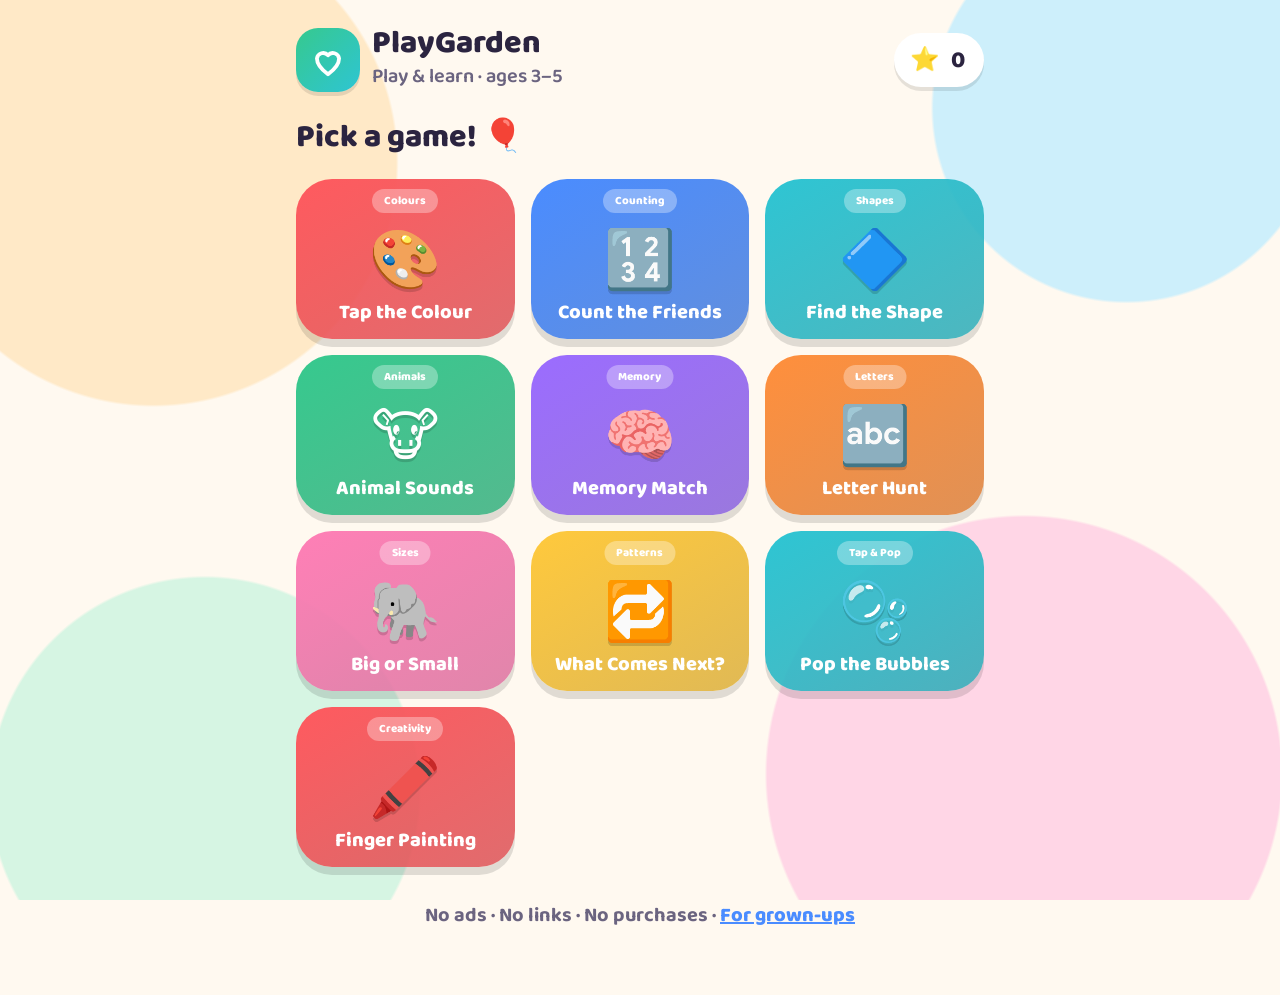
<file: web_prototype/index.html>
<!DOCTYPE html>
<!-- PlayGarden: single-page layout. Three screens (home, grown-ups, game) live in one document and we just toggle the active one. -->
<html lang="en">
<head>
<meta charset="UTF-8" />
<meta name="viewport" content="width=device-width, initial-scale=1, maximum-scale=1, user-scalable=no, viewport-fit=cover" />
<meta name="theme-color" content="#36c98e" />
<meta name="description" content="PlayGarden: ten gentle learning games for children aged 3 to 5. No ads, no links, no in-app purchases." />
<meta name="apple-mobile-web-app-capable" content="yes" />
<meta name="mobile-web-app-capable" content="yes" />
<title>PlayGarden: Learning Games for Little Ones</title>
<link rel="manifest" href="manifest.webmanifest" />
<link rel="preconnect" href="https://fonts.googleapis.com" />
<link rel="preconnect" href="https://fonts.gstatic.com" crossorigin />
<link href="https://fonts.googleapis.com/css2?family=Baloo+2:wght@500;600;700;800&display=swap" rel="stylesheet" />
<link rel="stylesheet" href="style.css" />
</head>
<body>
<div id="app">

  <!-- Top bar: brand on the left, star tally on the right -->
  <header class="topbar">
    <div class="brand">
      <div class="logo" aria-hidden="true">
        <svg width="38" height="38" viewBox="0 0 24 24" fill="none" stroke="#fff" stroke-width="2.4" stroke-linecap="round" stroke-linejoin="round">
          <path d="M12 21c-4-3-7-6-7-10a4 4 0 0 1 7-2 4 4 0 0 1 7 2c0 4-3 7-7 10z"/>
        </svg>
      </div>
      <div>
        <h1>PlayGarden</h1>
        <div class="tag">Play & learn · ages 3–5</div>
      </div>
    </div>
    <div class="star-counter" aria-label="Stars collected">
      <span aria-hidden="true">⭐</span><span class="num" id="starNum">0</span>
    </div>
  </header>

  <!-- Home screen: the grid of game tiles -->
  <section id="screen-home" class="screen active" aria-label="Choose a game">
    <h2 class="section-title">Pick a game! 🎈</h2>
    <div class="grid" id="gameGrid"></div>
    <p class="grownup">
      No ads · No links · No purchases ·
      <button id="openParent" type="button">For grown-ups</button>
    </p>
  </section>

  <!-- Grown-ups screen: notes for parents and the reset control -->
  <section id="screen-parent" class="screen" aria-label="For grown-ups">
    <div class="game-header">
      <button class="btn-back" data-home aria-label="Back to games">‹</button>
      <div class="game-title">For Grown-ups</div>
      <button class="btn-icon" id="soundToggle" aria-label="Toggle sound">
        <span class="speaker-on">🔊</span><span class="speaker-off">🔇</span>
      </button>
    </div>
    <div class="panel">
      <h3>About PlayGarden</h3>
      <p>PlayGarden is a small, calm collection of ten learning games designed for children aged three to five. Every game uses big, friendly buttons, clear spoken and visual feedback, and short play loops that suit a young child's attention span.</p>
      <h3>Safe by design</h3>
      <p>There are no advertisements, no external links, no chat, and nothing to buy. Nothing your child taps can take them outside the app. No personal data is collected.</p>
      <h3>How stars work</h3>
      <p>Children earn stars for finishing rounds. Stars are simply encouragement; there is nothing to unlock or spend. You can reset them below.</p>
      <p><button class="btn-big" id="resetStars" style="background:var(--c-purple)">Reset stars</button></p>
      <h3>Tips for playing together</h3>
      <p>Sit alongside your child for the first few rounds, name the colours, shapes and numbers aloud, and let them lead. Short sessions of 10–15 minutes work best at this age.</p>
    </div>
  </section>

  <!-- One game screen we reuse for every game; the script swaps the contents -->
  <section id="screen-game" class="screen" aria-label="Game">
    <div class="game-header">
      <button class="btn-back" data-home aria-label="Back to games">‹</button>
      <div class="game-title" id="gameTitle">Game</div>
      <button class="btn-icon" id="replayBtn" aria-label="Play again">↻</button>
    </div>
    <div class="prompt" id="prompt"></div>
    <div class="stage" id="stage"></div>
  </section>

</div>

<!-- Reward pop-up shown after a child finishes a round -->
<div class="reward" id="reward" role="dialog" aria-live="assertive">
  <div class="reward-card">
    <div class="big-emoji" id="rewardEmoji">🎉</div>
    <h2 id="rewardText">Great job!</h2>
    <div class="stars-earned" id="rewardStars">⭐</div>
    <button class="btn-big" id="rewardNext">Play again</button>
    <div class="mt"><button class="btn-icon" data-home aria-label="Back to games" style="margin:0 auto">🏠</button></div>
  </div>
</div>

<script src="games.js"></script>
</body>
</html>
</file>
<file: web_prototype/style.css>
/* ==========================================================================
   PlayGarden: Learning games for ages 3–5
   Kid-first design: bright primaries, huge tap targets, rounded everything.
   ========================================================================== */

:root {
  /* Type scale (large floors, as young children need big text) */
  --text-sm: clamp(1rem, 0.9rem + 0.5vw, 1.25rem);
  --text-base: clamp(1.125rem, 1rem + 0.6vw, 1.5rem);
  --text-lg: clamp(1.5rem, 1.2rem + 1.2vw, 2rem);
  --text-xl: clamp(2rem, 1.4rem + 2.4vw, 3rem);
  --text-2xl: clamp(2.6rem, 1.6rem + 4vw, 4.5rem);

  /* Spacing (4px base) */
  --space-1: 0.25rem; --space-2: 0.5rem;  --space-3: 0.75rem;
  --space-4: 1rem;    --space-5: 1.25rem; --space-6: 1.5rem;
  --space-8: 2rem;    --space-10: 2.5rem; --space-12: 3rem; --space-16: 4rem;

  /* Bright, friendly primaries */
  --c-bg: #fff9f0;
  --c-surface: #ffffff;
  --c-ink: #2b2440;
  --c-ink-soft: #6b6480;

  --c-red:    #ff5a5f;
  --c-orange: #ff8f3c;
  --c-yellow: #ffc93c;
  --c-green:  #36c98e;
  --c-teal:   #2ec5d3;
  --c-blue:   #4a8cff;
  --c-purple: #9b6cff;
  --c-pink:   #ff7fb6;

  --radius: 1.5rem;
  --radius-lg: 2.25rem;
  --radius-full: 9999px;

  --shadow-sm: 0 4px 0 rgba(0,0,0,0.10);
  --shadow-md: 0 8px 0 rgba(0,0,0,0.12);
  --shadow-pop: 0 10px 30px rgba(0,0,0,0.18);

  --tap: 88px; /* minimum tap target for preschoolers */
}

*, *::before, *::after { box-sizing: border-box; margin: 0; padding: 0; }

html {
  -webkit-text-size-adjust: 100%;
  -webkit-font-smoothing: antialiased;
  -webkit-tap-highlight-color: transparent;
}

body {
  min-height: 100dvh;
  font-family: 'Baloo 2', 'Comic Sans MS', 'Segoe UI', system-ui, sans-serif;
  font-size: var(--text-base);
  color: var(--c-ink);
  background:
    radial-gradient(circle at 12% 18%, #ffe9c7 0 18%, transparent 18.2%),
    radial-gradient(circle at 88% 12%, #cdeffb 0 14%, transparent 14.2%),
    radial-gradient(circle at 80% 86%, #ffd6e6 0 20%, transparent 20.2%),
    radial-gradient(circle at 16% 88%, #d6f5e3 0 16%, transparent 16.2%),
    var(--c-bg);
  background-attachment: fixed;
  -webkit-user-select: none; user-select: none;
  overflow-x: hidden;
  touch-action: manipulation;
}

img, svg, canvas { display: block; max-width: 100%; }
button { font: inherit; color: inherit; cursor: pointer; border: none; background: none; }

:focus-visible { outline: 4px solid var(--c-blue); outline-offset: 3px; border-radius: 12px; }

@media (prefers-reduced-motion: reduce) {
  *, *::before, *::after { animation-duration: .01ms !important; transition-duration: .01ms !important; }
}

/* ---------- App shell ---------- */
#app { max-width: 720px; margin: 0 auto; padding: var(--space-4) var(--space-4) var(--space-16); }

.topbar {
  display: flex; align-items: center; justify-content: space-between;
  gap: var(--space-3); padding: var(--space-3) 0 var(--space-5);
}
.brand { display: flex; align-items: center; gap: var(--space-3); }
.brand .logo {
  width: 64px; height: 64px; border-radius: 22px;
  background: linear-gradient(135deg, var(--c-green), var(--c-teal));
  display: grid; place-items: center; box-shadow: var(--shadow-sm);
  flex: 0 0 auto;
}
.brand h1 { font-size: var(--text-lg); line-height: 1; font-weight: 800; }
.brand .tag { font-size: var(--text-sm); color: var(--c-ink-soft); font-weight: 600; }

.star-counter {
  display: flex; align-items: center; gap: var(--space-2);
  background: var(--c-surface); padding: var(--space-2) var(--space-4);
  border-radius: var(--radius-full); box-shadow: var(--shadow-sm);
  font-weight: 800; font-size: var(--text-base);
}
.star-counter .num { min-width: 1.4ch; text-align: center; }

/* ---------- Screens ---------- */
.screen { display: none; animation: fadeIn .35s ease; }
.screen.active { display: block; }
@keyframes fadeIn { from { opacity: 0; transform: translateY(10px); } to { opacity: 1; transform: none; } }

.section-title { font-size: var(--text-lg); margin-bottom: var(--space-4); font-weight: 800; }

/* ---------- Game grid (home) ---------- */
.grid {
  display: grid; grid-template-columns: repeat(2, 1fr); gap: var(--space-4);
}
@media (min-width: 560px) { .grid { grid-template-columns: repeat(3, 1fr); } }

.game-card {
  position: relative;
  border-radius: var(--radius-lg);
  padding: var(--space-8) var(--space-3) var(--space-4);
  color: #fff; text-align: center;
  box-shadow: var(--shadow-md);
  transition: transform .12s ease;
  display: flex; flex-direction: column; align-items: center; justify-content: flex-end; gap: var(--space-2);
  min-height: 160px;
}
.game-card:active { transform: scale(.95) translateY(2px); }
.game-card .emoji { font-size: clamp(2.6rem, 12vw, 3.6rem); line-height: 1; filter: drop-shadow(0 3px 0 rgba(0,0,0,.15)); }
.game-card .name { font-weight: 800; font-size: var(--text-sm); line-height: 1.1; }
.game-card .badge {
  position: absolute; top: 10px; left: 50%; transform: translateX(-50%);
  font-size: .72rem; font-weight: 800; text-align: center;
  background: rgba(255,255,255,.32); padding: 3px 12px; border-radius: var(--radius-full);
  white-space: nowrap;
}

/* ---------- Game screen frame ---------- */
.game-header {
  display: flex; align-items: center; justify-content: space-between;
  gap: var(--space-3); margin-bottom: var(--space-4);
}
.btn-back, .btn-icon {
  min-width: var(--tap); height: var(--tap);
  border-radius: var(--radius); background: var(--c-surface);
  box-shadow: var(--shadow-sm); display: grid; place-items: center;
  font-size: 2rem; font-weight: 800;
}
.btn-back:active, .btn-icon:active { transform: translateY(3px); box-shadow: 0 1px 0 rgba(0,0,0,.1); }
.game-title { font-size: var(--text-lg); font-weight: 800; text-align: center; flex: 1; }

.prompt {
  text-align: center; font-size: var(--text-lg); font-weight: 800;
  margin-bottom: var(--space-5); min-height: 2.4em; display: grid; place-items: center;
}
.prompt small { display:block; font-size: var(--text-sm); color: var(--c-ink-soft); font-weight: 700; }

.stage {
  background: var(--c-surface); border-radius: var(--radius-lg);
  padding: var(--space-5); box-shadow: var(--shadow-pop); min-height: 340px;
}

/* Big primary action button */
.btn-big {
  display: inline-flex; align-items: center; justify-content: center; gap: var(--space-2);
  min-height: var(--tap); padding: 0 var(--space-8);
  border-radius: var(--radius-full); font-weight: 800; font-size: var(--text-base);
  color: #fff; background: var(--c-green); box-shadow: var(--shadow-sm);
}
.btn-big:active { transform: translateY(3px); box-shadow: 0 1px 0 rgba(0,0,0,.1); }

/* Option tiles used by several games */
.options { display: grid; gap: var(--space-4); }
.options.cols-2 { grid-template-columns: repeat(2, 1fr); }
.options.cols-3 { grid-template-columns: repeat(3, 1fr); }
.opt {
  min-height: var(--tap); border-radius: var(--radius);
  background: var(--c-surface); box-shadow: var(--shadow-sm);
  display: grid; place-items: center; font-size: clamp(2rem,9vw,3rem); font-weight: 800;
  border: 4px solid #efecf7; transition: transform .1s ease;
  padding: var(--space-3); text-align:center; line-height: 1.1;
}
.opt:active { transform: scale(.94); }
.opt.correct { border-color: var(--c-green); background: #e7fbf2; animation: pop .4s ease; }
.opt.wrong   { border-color: var(--c-red); background: #ffeceb; animation: shake .4s ease; }
@keyframes pop { 0%{transform:scale(1)} 50%{transform:scale(1.12)} 100%{transform:scale(1)} }
@keyframes shake { 0%,100%{transform:translateX(0)} 25%{transform:translateX(-8px)} 75%{transform:translateX(8px)} }

/* Reward overlay */
.reward {
  position: fixed; inset: 0; display: none; place-items: center; z-index: 50;
  background: rgba(43,36,64,.55); backdrop-filter: blur(3px);
}
.reward.show { display: grid; animation: fadeIn .25s ease; }
.reward-card {
  background: #fff; border-radius: var(--radius-lg); padding: var(--space-10) var(--space-8);
  text-align: center; box-shadow: var(--shadow-pop); max-width: 420px; width: 86%;
  animation: rewardPop .5s cubic-bezier(.2,1.4,.4,1);
}
@keyframes rewardPop { from{transform:scale(.5);opacity:0} to{transform:scale(1);opacity:1} }
.reward-card .big-emoji { font-size: 5rem; }
.reward-card h2 { font-size: var(--text-xl); margin: var(--space-3) 0; }
.reward-card .stars-earned { font-size: 2.4rem; letter-spacing: .2em; margin-bottom: var(--space-5); }

/* Confetti */
.confetti { position: fixed; top: -20px; width: 14px; height: 14px; z-index: 60; pointer-events: none; border-radius: 3px; }
@keyframes fall { to { transform: translateY(110vh) rotate(720deg); opacity: .9; } }

/* Drag pieces (memory / sorting) */
.tiles { display: grid; gap: var(--space-3); }
.draggable { touch-action: none; }

/* Footer note for grown-ups */
.grownup {
  margin-top: var(--space-8); text-align: center; font-size: var(--text-sm);
  color: var(--c-ink-soft); font-weight: 700;
}
.grownup button { color: var(--c-blue); text-decoration: underline; font-weight: 800; }

/* Parent panel */
.panel { background: var(--c-surface); border-radius: var(--radius); padding: var(--space-6); box-shadow: var(--shadow-sm); text-align: left; margin-top: var(--space-4); }
.panel h3 { margin-bottom: var(--space-3); }
.panel p { margin-bottom: var(--space-3); line-height: 1.6; }

/* Sound toggle visual */
.muted .speaker-on { display: none; }
.speaker-off { display: none; }
.muted .speaker-off { display: block; }

/* utility */
.center { text-align: center; }
.mt { margin-top: var(--space-5); }
.hidden { display: none !important; }
.canvas-wrap { display:grid; place-items:center; }
canvas.draw { background:#fff; border-radius: var(--radius); box-shadow: inset 0 0 0 4px #f0eef7; touch-action:none; }
</file>
